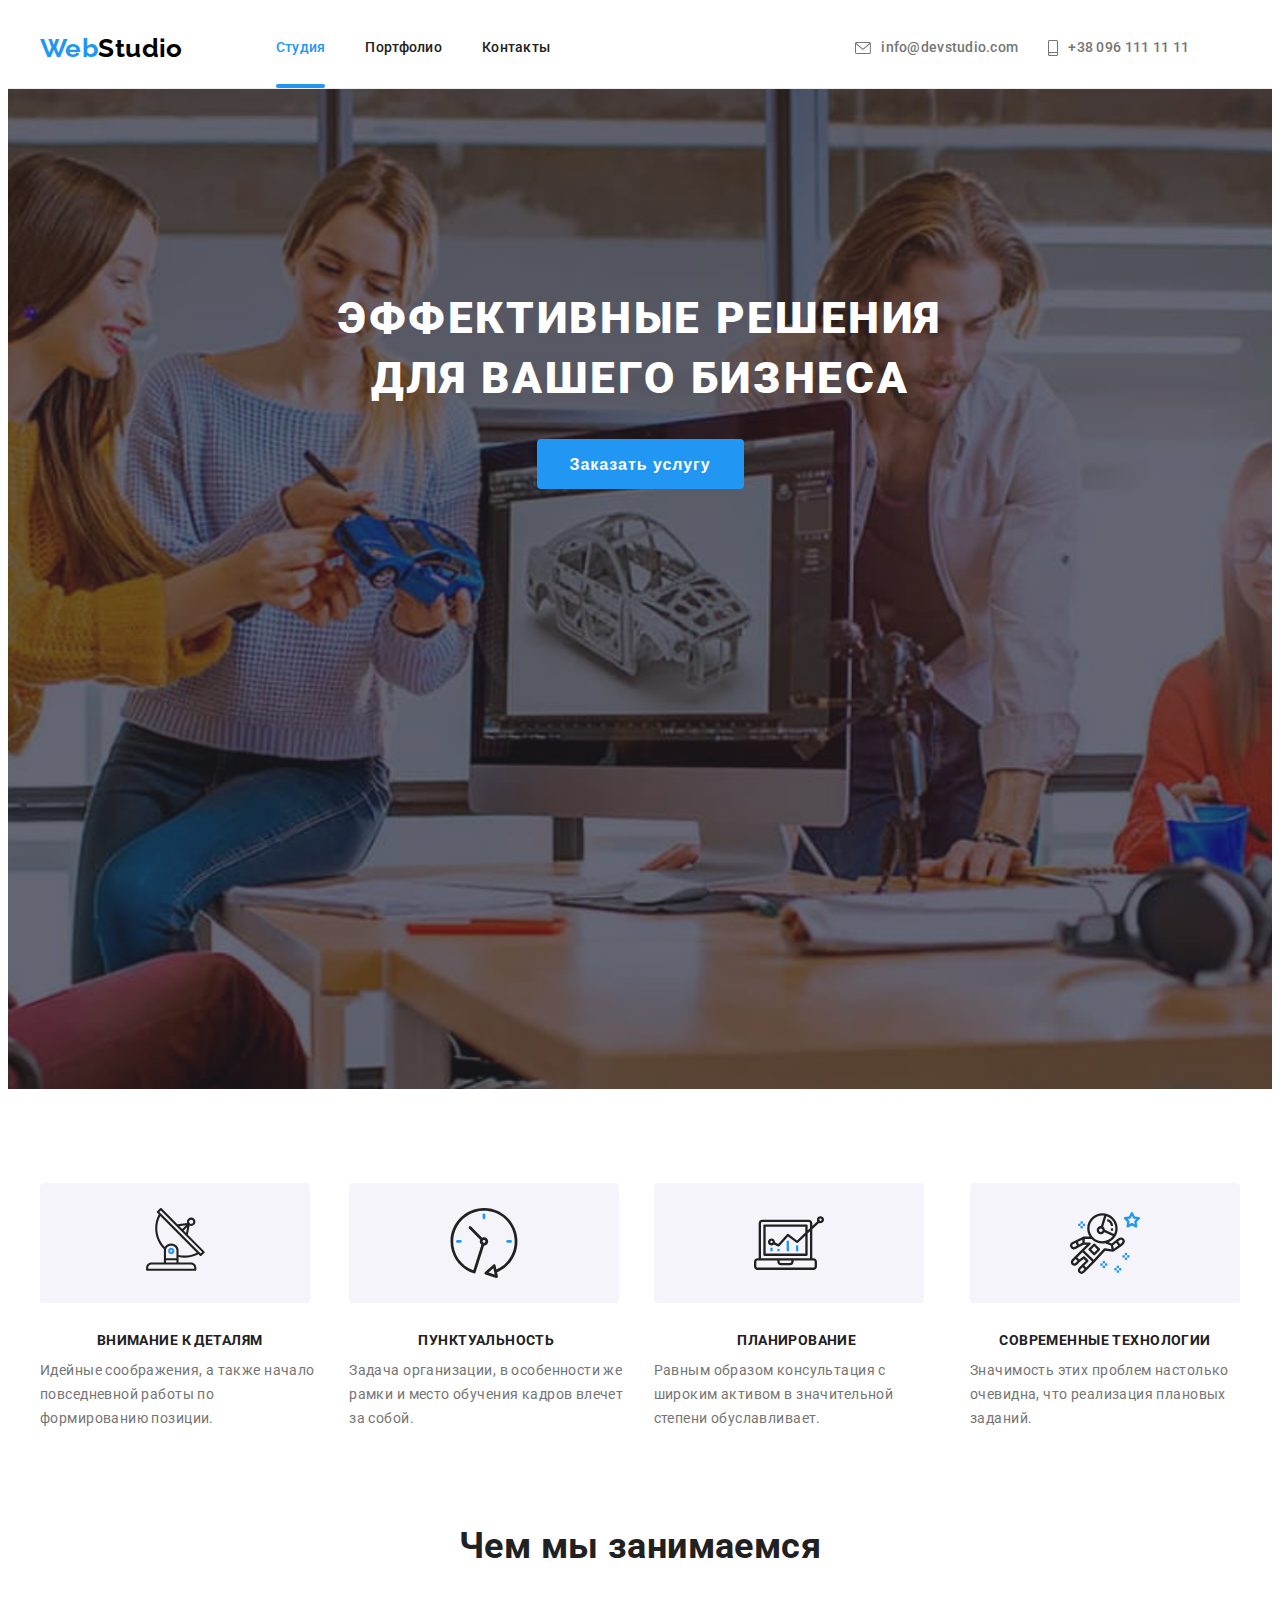
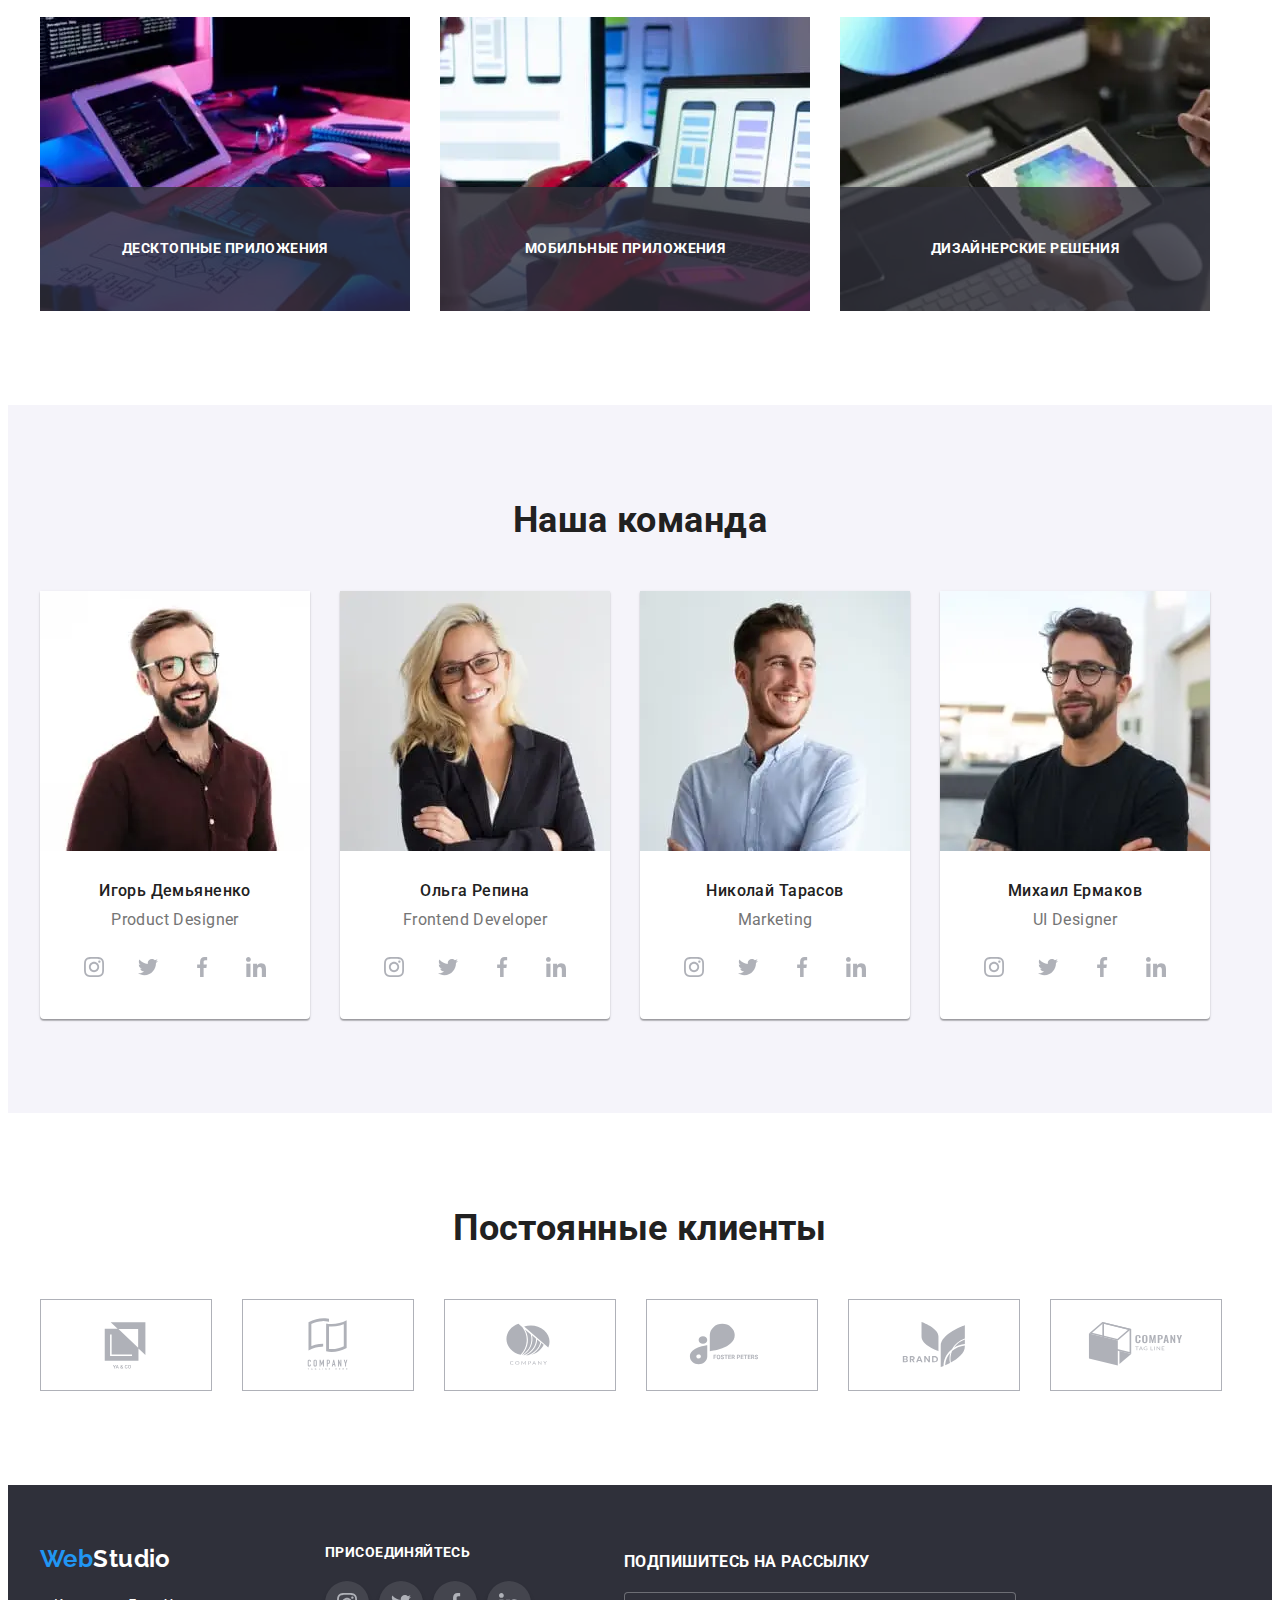
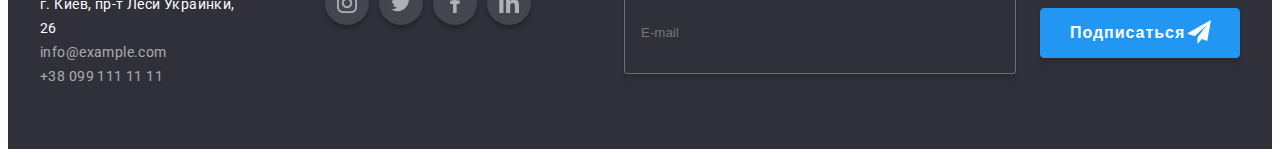
<file: index.html>
<!DOCTYPE html>
<html lang="ru">

<head>
    <meta charset="UTF-8">
    <meta http-equiv="X-UA-Compatible" content="IE=edge">
    <meta name="viewport" content="width=device-width, initial-scale=1.0">
    <title>Студия</title>
    <link rel="preconnect" href="https://fonts.gstatic.com">
    <link
        href="https://fonts.googleapis.com/css2?family=Raleway:wght@700&family=Roboto:wght@400;500;700;900&display=swap"
        rel="stylesheet">
    <link rel="stylesheet" href="https://cdnjs.cloudflare.com/ajax/libs/modern-normalize/1.0.0/modern-normalize.min.css" integrity="sha512-ISS7cAi1PEhQ8jnbJpJZMd29NlhNj4AWYyLOSp2CE/CsHxTCu+r+t0D2yoJudVrd0/8fTVPUVDzY5Tvli75u/g==" crossorigin="anonymous" />
    <link rel="stylesheet" href="./css/main.min.css">
    
</head>

<body>
    <!--Заголовок-->
    <!--Верхняя линия-->
    <header class="header">
        <div class="container header__container">
        <nav class="navigation">
            <a class="logo link" href="./index.html">
                <span class="logo__first">Web</span>Studio 
            </a>

            <ul class="menu list" >
                <li class="menu__item">
                    <a class="menu__link current link" href="index.html">Студия</a>
                </li>
                <li class="menu__item">
                    <a class="menu__link link" href="portfolio.html">Портфолио</a>
                </li>
                <li class="menu__item">
                    <a class="menu__link" href="">Контакты</a>
                </li>
            </ul>
        </nav>
        <button type="button" class="header__mobile-menu-btn" data-menu-button>
            <svg class="header__mobile-menu-icon" >
                <use href="./images/sprite.svg#icon-burger"></use>
            </svg>
        </button>
        
        
        <ul class="contact contact__list list">
            <li class="contact__item">
                <a class="contact-link link" href="mailto:info@devstudio.com">
                    <svg class="contact__mail">
                        <use href="./images/sprite.svg#icon-envelope"></use>
                </svg>info@devstudio.com</a>
            </li>
            <li class="contact__item">
                <a class="contact-link link" href="tel:+380961111111">
                    <svg class="contact__tel">
                    <use href="./images/sprite.svg#icon-smartphone"></use>
                </svg>+38 096 111 11 11</a>
            </li>
        </ul>
        </div>
        <div class="mobile-menu" data-menu>
            <div class="container mobile-menu__container">
                <button type="button" class="mobile-menu__close-btn" data-menu-close>
                    <svg class="mobile-menu__close-icon">
                        <use href="./images/sprite.svg#icon-close"></use>
                    </svg>
                </button>
                <ul class="mobile-menu__nav list">
                    <li class="mobile-menu__item">
                        <a class="mobile-menu__link link current" href="index.html">Студия</a>
                    </li>
                    <li class="mobile-menu__item">
                        <a class="mobile-menu__link link" href="portfolio.html">Портфолио</a>
                    </li>
                    <li class="mobile-menu__item">
                        <a class="mobile-menu__link link" href="">Контакты</a>
                    </li>
                </ul> 
                <ul class="mobile-menu__contact list">
                    <li class="mobile-menu__item-contact">
                        <a class="mobile-menu__link-tel link" href="tel:+380961111111">+38 096 111 11 11</a>
                    </li>
                    <li class="mobile-menu__item-contact">
                        <a class="mobile-menu__link-mail link" href="mailto:info@devstudio.com">info@devstudio.com</a>
                    </li>
                </ul>
                <ul class="mobile-menu__social list">
                    <li class="mobile-menu__item-social">
                        <a class="mobile-menu__link-social link" href>Instagram</a>
                    </li>
                    <li class="mobile-menu__item-social">
                        <a class="mobile-menu__link-social link" href>Twitter</a>
                    </li>
                    <li class="mobile-menu__item-social">
                        <a class="mobile-menu__link-social link" href>Facebook</a>
                    </li>
                    <li class="mobile-menu__item-social">
                        <a class="mobile-menu__link-social link" href>LinkedIn</a>
                    </li>
                </ul>
            </div>
        </div>

    </header>
    <!--Навигация сайта-->
    <main>
        <!--Герой-->
        <section class="hero hero__container">
            <div class="container">
                <h1 class="hero__title">Эффективные решения для вашего бизнеса</h1>
                <button class="modal-btn" type="button" data-modal-open>Заказать услугу</button>
            </div>
        </section>
        

        <!--Особенности-->
        
        <section class="about section">
            <div class="container">
            <h2 class="visually-hidden">Особенности</h2>
            <ul class="about__list list">
                <li class="about__item">
                    <div class="about__thumb">
                        <svg class="about__icon">
                            <use href="./images/sprite.svg#icon-antenna"></use>
                        </svg>
                    </div>
                    <h3 class="about__title">Внимание к деталям</h3>
                    <p class="about__description">
                        Идейные соображения, а также начало повседневной работы по формированию позиции.
                    </p>
                </li>
                <li class="about__item">
                <div class="about__thumb"> 
                        <svg class="about__icon">
                            <use href="./images/sprite.svg#icon-clock"></use>
                        </svg>
                    </div>
                    <h3 class="about__title">Пунктуальность</h3>
                    <p class="about__description">
                        Задача организации, в особенности же рамки и место обучения кадров влечет за собой.
                    </p>
                </li>
                <li class="about__item">
                    <div class="about__thumb">
                        <svg class="about__icon">
                            <use href="./images/sprite.svg#icon-diagram"></use>
                        </svg>
                    </div>
                    <h3 class="about__title">Планирование</h3>
                    <p class="about__description">
                        Равным образом консультация с широким активом в значительной степени обуславливает.
                    </p>
                </li>
                <li class="about__item">
                    <div class="about__thumb">
                        <svg class="about__icon">
                            <use href="./images/sprite.svg#icon-astronaut"></use>
                        </svg>
                    </div>
                    <h3 class="about__title">Современные технологии</h3>
                    <p class="about__description">
                        Значимость этих проблем настолько очевидна, что реализация плановых заданий.
                    </p>
                </li>
            </ul>
            </div>
        </section>
       
        <!--Деятельность-->
        <section class="work section">
            <div class="container">
            <h2 class="work__title title">Чем мы занимаемся</h2>
            <ul class="work__list list">
                <li class="work__item ">
                    <picture>
                        <source srcset="./images/action/action01/action01-desktop.webp 1x, ./images/action/action01/action01-desktop@2x.webp 2x"
                            media="(min-width: 1200px)" type="image/webp">
                        <source srcset="./images/action/action01/action01-desktop.jpg 1x, .images/action/action01/action01-desktop@2x.jpg 2x"
                            media="(min-width: 1200px)">
                        <img src="./images/action/action01/action01-desktop.jpg" alt="руки человека пишут код на квавиатури" class="work__img">
                    </picture>
                    
                       
                        <div class="work__card">
                        <p class="work__text">Десктопные приложения</p>
                        </div>
                    </li>
                <li class="work__item ">
                    <picture class="picture">
                        <source srcset="./images/action/action02/action02-desktop.webp 1x, ./images/action/action02/action02-desktop@2x.webp 2x" media="(min-width: 1200px)"
                            type="image/webp">
                        <source srcset="./images/action/action02/action02-desktop.jpg 1x, ./images/action/action02/action02-desktop@2x.jpg 2x" media="(min-width: 1200px)">
                        <img src="./images/action/action02/action02-desktop.jpg" alt="рука женщины держит телефон" class="work__img">
                    </picture>
                   
                <div class="work__card">
                    <p class="work__text">Мобильные приложения</p>
                </div>
                </li>
                <li class="work__item ">
                    <picture class="picture">
                        <source
                            srcset="./images/action/action03/action03-desktop.webp 1x, ./images/action/action03/action03-desktop@2x.webp 2x"
                            media="(min-width: 1200px)" type="image/webp">
                        <source
                            srcset="./images/action/action03/action03-desktop.jpg 1x, ./images/action/action03/action03-desktop@2x.jpg 2x"
                            media="(min-width: 1200px)">
                        <img src="./images/action/action03/action03-desktop.jpg" alt="женщина держит планшет и выбирает цвет на планшете" class="work__img">
                    </picture>
                    <div class="work__card">
                        <p class="work__text">Дизайнерские решения</p>
                    </div>
                </li>
            </ul>
        </div>
        </section>
        <!--Команда-->
        <section class="team section">
            <div class="container">
            <h2 class="team__title title">Наша команда</h2>
            <ul class="team__list list">
                <li class="team__item">
                    <picture>
                        <source srcset="./images/team/team01/team01-desktop.webp 1x, ./images/team/team01/team01-desktop@2x.webp 2x"
                            media="(min-width: 1200px)" type="image/webp">
                        <source srcset="./images/team/team01/team01-desktop.jpg 1x, ./images/team/team01/team01-desktop@2x.jpg 2x"
                            media="(min-width: 1200px)">
                        <source srcset="./images/team/team01/team01-tablet.webp 1x, ./images/team/team01/team01-tablet@2x.webp 2x"
                            media="(min-width: 767px)" type="image/webp">
                        <source srcset="./images/team/team01/team01-tablet.jpg 1x, ./images/team/team01/team01-tablet@2x.jpg 2x"
                                media="(min-width: 767px)">
                        <source srcset="./images/team/team01/team01-mobile.webp 1x, ./images/team/team01/team01-mobile@2x.webp 2x"
                        media="(max-width: 767px)" type="image/webp">
                        <source srcset="./images/team/team01/team01-mobile.jpg 1x, ./images/team/team01/team01-mobile@2x.jpg 2x" media="(max-width: 767px)">
                    <img src="./images/team/team01/team01-mobile.jpg"  alt="Фото Игорь Демьяненко" class="team__img" >
                    </picture>
                    <div class="team__card">
                    <h3 class="team__name">Игорь Демьяненко</h3>
                    <p class="team__text" lang="en">Product Designer</p>
                    <ul class="social-list list">
                        <li class="social-list__item">
                            <a href="" class="social-list__link">
                                <svg class="social-list__icon">
                                    <use href="./images/sprite.svg#icon-instagram"></use>
                                </svg>
                            </a>
                        </li>
                        <li class="social-list__item">
                            <a href="" class="social-list__link">
                                <svg class="social-list__icon">
                                    <use href="./images/sprite.svg#icon-twitter"></use>
                                </svg>
                            </a>
                        </li>
                        <li class="social-list__item">
                            <a href="" class="social-list__link">
                                <svg class="social-list__icon">
                                    <use href="./images/sprite.svg#icon-facebook"></use>
                                </svg>
                            </a>
                        </li>
                        <li class="social-list__item">
                            <a href="" class="social-list__link">
                                <svg class="social-list__icon">
                                    <use href="./images/sprite.svg#icon-linkedin"></use>
                                </svg>
                            </a>
                        </li>
                    </ul>
                    </div>
                </li>
                <li class="team__item">
                    <picture>
                    <source srcset="./images/team/team02/team02-desktop.webp 1x, ./images/team/team02/team02-desktop@2x.webp 2x"
                        media="(min-width: 1200px)" type="image/webp">
                    <source srcset="./images/team/team02/team02-desktop.jpg 1x, ./images/team/team02/team02-desktop@2x.jpg 2x"
                        media="(min-width: 1200px)">
                    <source srcset="./images/team/team02/team02-tablet.webp 1x, ./images/team/team02/team02-tablet@2x.webp 2x"
                        media="(min-width: 767px)" type="image/webp">
                    <source srcset="./images/team/team02/team02-tablet.jpg 1x, ./images/team/team02/team02-tablet@2x.jpg 2x"
                        media="(min-width: 767px)">
                    <source srcset="./images/team/team02/team02-mobile.webp 1x, ./images/team/team02/team02-mobile@2x.webp 2x"
                        media="(max-width: 767px)" type="image/webp">
                    <source srcset="./images/team/team02/team02-mobile.jpg 1x, ./images/team/team02/team02-mobile@2x.jpg 2x"
                        media="(max-width: 767px)">
                    <img src="./images/team/team02/team02-mobile.jpg" alt="Фото Ольга Репина" class="team__img">
                    </picture>
                    <div class="team__card">
                    <h3 class="team__name">Ольга Репина</h3>
                    <p class="team__text" lang="en">Frontend Developer</p>
                    <ul class="social-list list">
                        <li class="social-list__item">
                            <a href="" class="social-list__link">
                                <svg class="social-list__icon">
                                    <use href="./images/sprite.svg#icon-instagram"></use>
                                </svg>
                            </a>
                        </li>
                        <li class="social-list__item">
                            <a href="" class="social-list__link">
                                <svg class="social-list__icon">
                                    <use href="./images/sprite.svg#icon-twitter"></use>
                                </svg>
                            </a>
                        </li>
                        <li class="social-list__item">
                            <a href="" class="social-list__link">
                                <svg class="social-list__icon">
                                    <use href="./images/sprite.svg#icon-facebook"></use>
                                </svg>
                            </a>
                        </li>
                        <li class="social-list__item">
                            <a href="" class="social-list__link">
                                <svg class="social-list__icon">
                                    <use href="./images/sprite.svg#icon-linkedin"></use>
                                </svg>
                            </a>
                        </li>
                    </ul>
                    </div>
                </li>
                <li class="team__item">
                    <picture>
                        <source srcset="./images/team/team03/team03-desktop.webp 1x, ./images/team/team03/team03-desktop@2x.webp 2x"
                            media="(min-width: 1200px)" type="image/webp">
                        <source srcset="./images/team/team03/team03-desktop.jpg 1x, ./images/team/team03/team03-desktop@2x.jpg 2x"
                            media="(min-width: 1200px)">
                        <source srcset="./images/team/team03/team03-tablet.webp 1x, ./images/team/team03/team03-tablet@2x.webp 2x"
                            media="(min-width: 767px)" type="image/webp">
                        <source srcset="./images/team/team03/team03-tablet.jpg 1x, ./images/team/team03/team03-tablet@2x.jpg 2x"
                            media="(min-width: 767px)">
                        <source srcset="./images/team/team03/team03-mobile.webp 1x, ./images/team/team03/team03-mobile@2x.webp 2x"
                            media="(max-width: 767px)" type="image/webp">
                        <source srcset="./images/team/team03/team03-mobile.jpg 1x, ./images/team/team03/team03-mobile@2x.jpg 2x"
                            media="(max-width: 767px)">
                        <img src="./images/team/team03/team03-mobile.jpg" alt="Фото Николай Тарасов" class="team__img">
                    </picture>
                    <div class="team__card">
                    <h3 class="team__name">Николай Тарасов</h3>
                    <p  class="team__text" lang="en"> Marketing</p>
                    <ul class="social-list list">
                        <li class="social-list__item">
                            <a href="" class="social-list__link">
                                <svg class="social-list__icon">
                                    <use href="./images/sprite.svg#icon-instagram"></use>
                                </svg>
                            </a>
                        </li>
                        <li class="social-list__item">
                            <a href="" class="social-list__link">
                                <svg class="social-list__icon">
                                    <use href="./images/sprite.svg#icon-twitter"></use>
                                </svg>
                            </a>
                        </li>
                        <li class="social-list__item">
                            <a href="" class="social-list__link">
                                <svg class="social-list__icon">
                                    <use href="./images/sprite.svg#icon-facebook"></use>
                                </svg>
                            </a>
                        </li>
                        <li class="social-list__item">
                            <a href="" class="social-list__link">
                                <svg class="social-list__icon">
                                    <use href="./images/sprite.svg#icon-linkedin"></use>
                                </svg>
                            </a>
                        </li>
                    </ul>
                    </div>
                </li>
                <li class="team__item">
                    <picture>
                        <source srcset="./images/team/team04/team04-desktop.webp 1x, ./images/team/team04/team04-desktop@2x.webp 2x"
                            media="(min-width: 1200px)" type="image/webp">
                        <source srcset="./images/team/team04/team04-desktop.jpg 1x, ./images/team/team04/team04-desktop@2x.jpg 2x"
                            media="(min-width: 1200px)">
                        <source srcset="./images/team/team04/team04-tablet.webp 1x, ./images/team/team04/team04-tablet@2x.webp 2x"
                            media="(min-width: 767px)" type="image/webp">
                        <source srcset="./images/team/team04/team04-tablet.jpg 1x, ./images/team/team04/team04-tablet@2x.jpg 2x"
                            media="(min-width: 767px)">
                        <source srcset="./images/team/team04/team04-mobile.webp 1x, ./images/team/team04/team04-mobile@2x.webp 2x"
                            media="(max-width: 767px)" type="image/webp">
                        <source srcset="./images/team/team04/team04-mobile.jpg 1x, ./images/team/team04/team04-mobile@2x.jpg 2x"
                            media="(max-width: 767px)">
                        <img src="./images/team/team04/team04-mobile.jpg" alt="Фото Михаил Ермаков" class="team__img">
                    </picture>
                    <div class="team__card">
                    <h3 class="team__name">Михаил Ермаков</h3>
                    <p class="team__text" lang="en"> UI Designer</p>
                    <ul class="social-list list">
                        <li class="social-list__item">
                            <a href="" class="social-list__link">
                                <svg class="social-list__icon">
                                    <use href="./images/sprite.svg#icon-instagram"></use>
                                </svg>
                            </a>
                        </li>
                        <li class="social-list__item">
                            <a href="" class="social-list__link">
                                <svg class="social-list__icon">
                                    <use href="./images/sprite.svg#icon-twitter"></use>
                                </svg>
                            </a>
                        </li>
                        <li class="social-list__item">
                            <a href="" class="social-list__link">
                                <svg class="social-list__icon">
                                    <use href="./images/sprite.svg#icon-facebook"></use>
                                </svg>
                            </a>
                        </li>
                        <li class="social-list__item">
                            <a href="" class="social-list__link">
                                <svg class="social-list__icon">
                                    <use href="./images/sprite.svg#icon-linkedin"></use>
                                </svg>
                            </a>
                        </li>
                    </ul>
                    </div>
                </li>
            </ul>
            </div>
        </section>
        <!--Клиенты-->
        <section class="clients section">
            <div class="container">
                <h2 class="clients__title title">Постоянные клиенты</h2>
                    <ul class="clients__list list">
                        <li class="clients__item">
                            <a href="" class="clients__link">
                                <svg class="clients__icon">
                                    <use href="./images/sprite.svg#icon-client1"></use>
                                </svg>
                            </a>
                        </li>
                        <li class="clients__item">
                            <a href="" class="clients__link">
                                <svg class="clients__icon">
                                    <use href="./images/sprite.svg#icon-client2"></use>
                                </svg>
                            </a>
                        </li>
                        <li class="clients__item">
                            <a href="" class="clients__link">
                                <svg class="clients__icon">
                                    <use href="./images/sprite.svg#icon-client3"></use>
                                </svg>
                            </a>
                        </li>
                        <li class="clients__item">
                            <a href="" class="clients__link">
                                <svg class="clients__icon">
                                    <use  href="./images/sprite.svg#icon-client4"></use>
                                </svg>
                            </a>
                        </li>
                        <li class="clients__item">
                            <a href="" class="clients__link">
                                <svg class="clients__icon">
                                    <use  href="./images/sprite.svg#icon-client5"></use>
                                </svg>
                            </a>
                        </li>
                        <li class="clients__item">
                            <a href="" class="clients__link">
                                <svg class="clients__icon">
                                    <use  href="./images/sprite.svg#icon-client6"></use>
                                </svg>
                            </a>
                        </li>
                    </ul>
            </div>
        </section>
    </main>

    <!--Подвал-->
    <footer class="footer">
    <div class="footer__container container">
        <div class="footer__box">
            <div class="contacts">
        <a class="contacts__logo logo link" href="./index.html">Web<span class="contacts__logo-footer logo-secondary-link">Studio</span>
        </a>

        <address class="address">
                <p class="address__name">
                    <a class="address__map" href="https://goo.gl/maps/mj9vzz49X9CkKf8P8" target="_blank" rel="noopener noreferrer">г.
                        Киев, пр-т Леси Украинки, 26</a>
                </p>
                <ul class="list">
                    <li class="address__item">
                        <a class="address__mail link" href="mailto:info@example.com">info@example.com</a>
                    </li>
                    <li class="address__item">
                        <a class="address__tel link" href="tel:+380991111111">+38 099 111 11 11</a>
                    </li>
                </ul>
        </address>
    </div>
    <!--Присоединяйтесь-->
    <div class="join">
        <p class="join__text">присоединяйтесь</p>
            <ul class="join__list list">
                <li class="join__item">
                <a href="" class="join__link">
                    <svg class="join__icon">
                        <use href="./images/sprite.svg#icon-instagram"></use>
                    </svg>
                </a>
                </li>
                <li class="join__item">
                    <a href="" class="join__link">
                        <svg class="join__icon">
                            <use href="./images/sprite.svg#icon-twitter"></use>
                        </svg>
                    </a>
                </li>
                <li class="join__item">
                    <a href="" class="join__link">
                        <svg class="join__icon">
                            <use href="./images/sprite.svg#icon-facebook"></use>
                        </svg>
                    </a>
                </li>
                <li class="join__item">
                    <a href="" class="join__link">
                        <svg class="join__icon">
                            <use href="./images/sprite.svg#icon-linkedin"></use>
                        </svg>
                    </a>
                </li>
            </ul>
    </div>
    </div>
    <!--Подписаться-->
    <form action="#"  class="sign-up__form">
        <h3 class="sign-up__text">Подпишитесь на рассылку</h3>
        <div class="sign-up__box">
        <label>
        <input type="email" name="sign-up-email" class="sign-up__input" placeholder="E-mail" required>
        </label>
        <button type="submit" class="sign-up__btn">Подписаться
        <svg class="sign-up__icon">
            <use href="./images/sprite.svg#icon-send"></use>
        </svg></button>
        </div>
    </form>
    </div>
    </footer>
    <!--Модально Окно-->
    <div class="backdrop is-hidden" data-modal>
        <div class="modal-close">
            <button type="button" class="modal-close__btn" data-modal-close>
                <svg class="modal-close__icon">
                    <use href="./images/sprite.svg#icon-close"></use>
                </svg>
            </button>
            <form action="#" method="GET" class="modal-form">
                <p class="modal-form__head">Оставьте свои данные, мы вам перезвоним</p>
    
                <label class="modal-form__field">
                    Имя
                    <span class="modal-form__wrapper">
                        <input type="text" name="user-name" class="modal-form__input" minlength="2" required>
                        <svg class="modal-form__icon">
                            <use href="./images/sprite.svg#icon-person"></use>
                        </svg>
                    </span>
                </label>
                <label class="modal-form__field">
                    Телефон
                    <span class="modal-form__wrapper">
                        <input type="tel" name="user-phone" class="modal-form__input" required>
                        <svg class="modal-form__icon">
                            <use href="./images/sprite.svg#icon-phone"></use>
                        </svg>
                    </span>
                </label>
                <label class="modal-form__field">
                    Почта
                    <span class="modal-form__wrapper">
                        <input type="email" name="user-email" class="modal-form__input" required>
                        <svg class="modal-form__icon">
                            <use href="./images/sprite.svg#icon-email"></use>
                        </svg>
                    </span>
                </label>
                <label class="modal-form__field">
                    Комментарий
                    <textarea name="user-message" class="modal-form__message" placeholder="Введите текст"></textarea>
                </label>
                <input type="checkbox" name="user-policy" class="modal-form__checkbox visually-hidden" id="checkbox-policy"
                    required>
                <label for="checkbox-policy" class="modal-form__policy">Соглашаюсь с рассылкой и принимаю
                    <a class="modal-form__link" href="">Условия договора</a></label>
                <button type="submit" class="modal-form__btn">Отправить</button>
            </form>
        </div>
    </div>
    <script src="./js/menu.js"></script>
  <script src="./js/modal.js"></script>

</body>

</html>
</file>
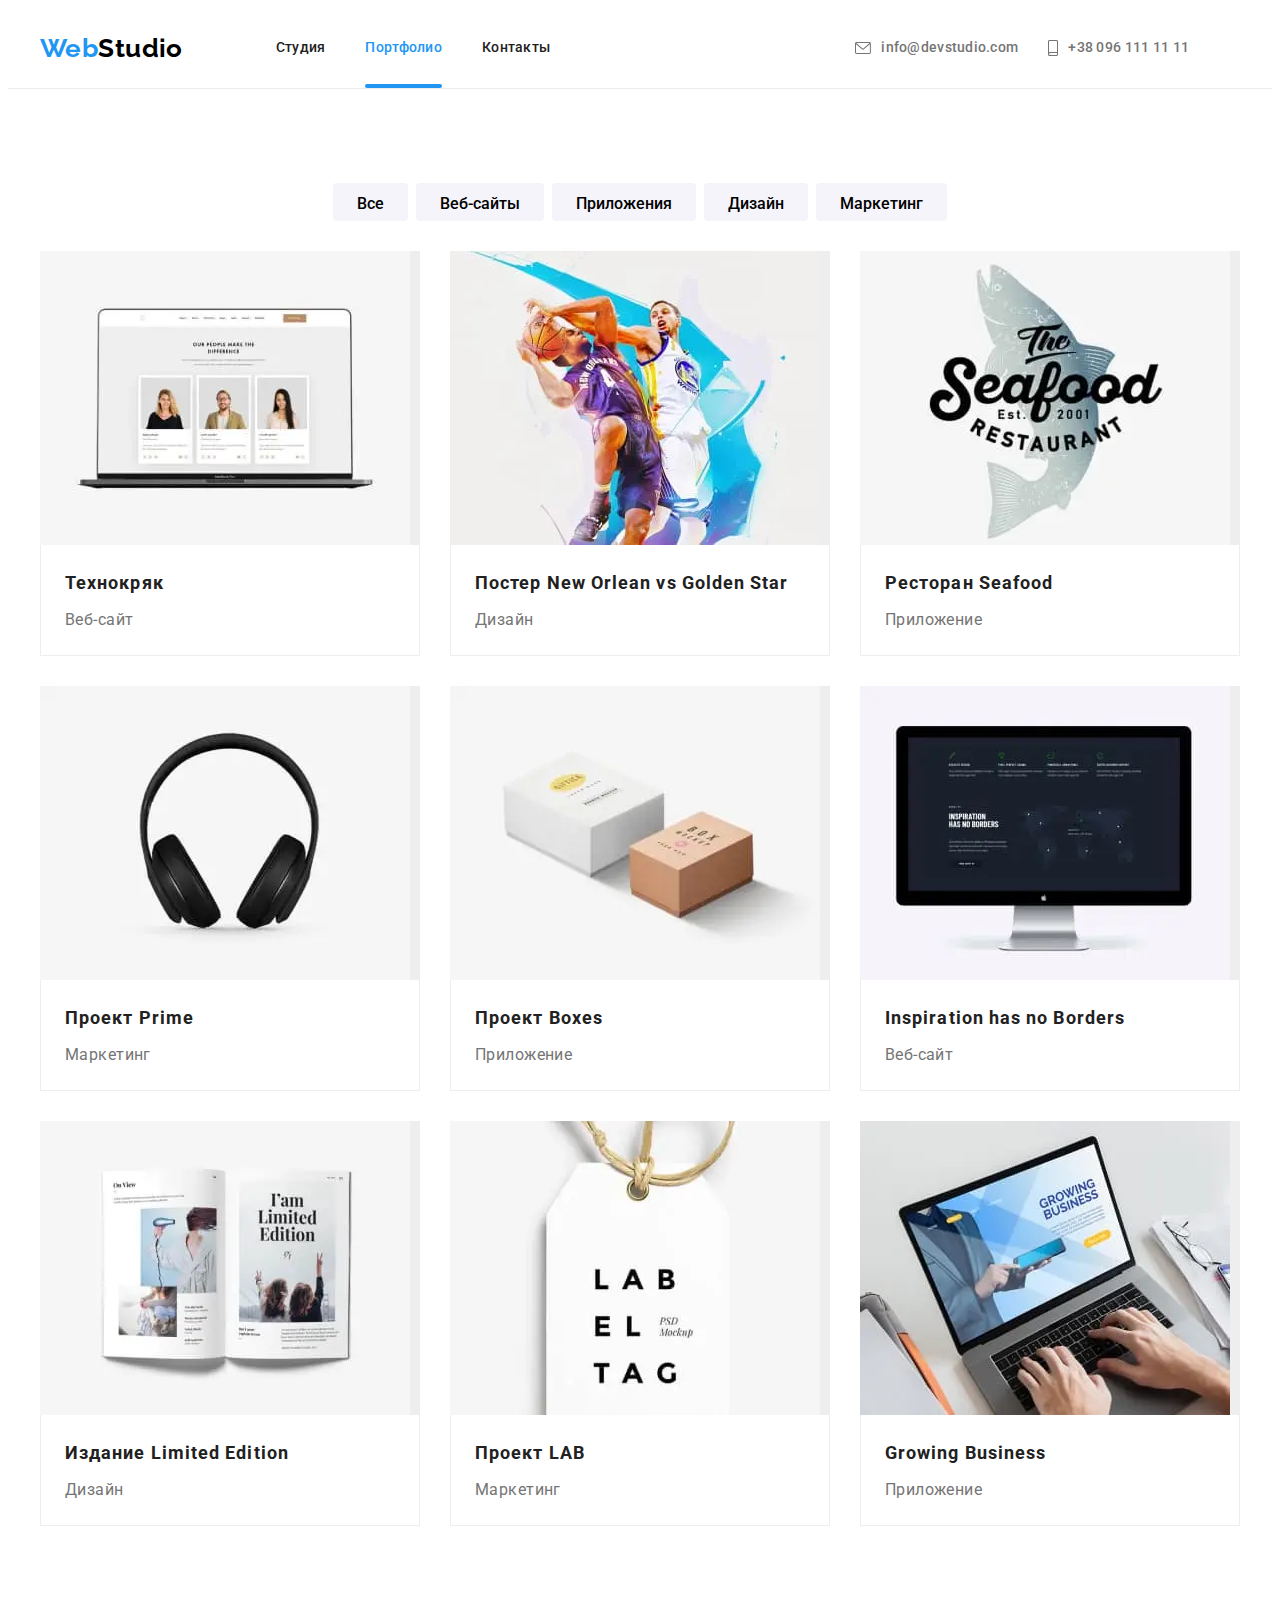
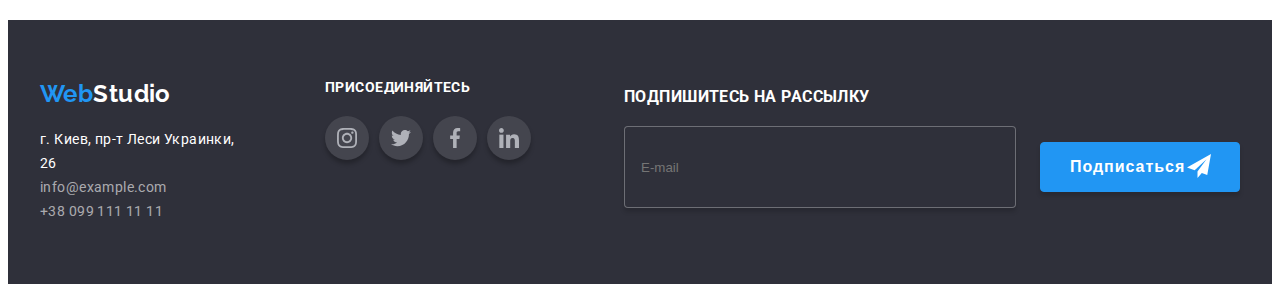
<file: portfolio.html>
<!DOCTYPE html>
<html lang="ru">
<head>
    <meta charset="UTF-8">
    <meta http-equiv="X-UA-Compatible" content="IE=edge">
    <meta name="viewport" content="width=device-width, initial-scale=1.0">
    <title>Портфолио</title>
    <link rel="preconnect" href="https://fonts.gstatic.com">
    <link href="https://fonts.googleapis.com/css2?family=Raleway:wght@700&family=Roboto:wght@400;500;700;900&display=swap"
        rel="stylesheet">
    <link rel="stylesheet" href="https://cdnjs.cloudflare.com/ajax/libs/modern-normalize/1.0.0/modern-normalize.min.css"
        integrity="sha512-ISS7cAi1PEhQ8jnbJpJZMd29NlhNj4AWYyLOSp2CE/CsHxTCu+r+t0D2yoJudVrd0/8fTVPUVDzY5Tvli75u/g=="
        crossorigin="anonymous" />
    <link rel="stylesheet" href="./css/main.min.css">
</head>
<body>
    <!--Заголовок-->
    <!--Верхняя линия-->
<header class="header">
    <div class="container header__container">
        <nav class="navigation">
            <a class="logo link" href="./index.html">
                <span class="logo__first">Web</span>Studio
            </a>

            <ul class="menu list">
                <li class="menu__item">
                    <a class="menu__link link" href="index.html">Студия</a>
                </li>
                <li class="menu__item">
                    <a class="menu__link current link" href="portfolio.html">Портфолио</a>
                </li>
                <li class="menu__item">
                    <a class="menu__link" href="">Контакты</a>
                </li>
            </ul>
        </nav>
        <button type="button" class="header__mobile-menu-btn" data-menu-button>
            <svg class="header__mobile-menu-icon">
                <use href="./images/sprite.svg#icon-burger"></use>
            </svg>
        </button>


        <ul class="contact contact__list list">
            <li class="contact__item">
                <a class="contact-link link" href="mailto:info@devstudio.com">
                    <svg class="contact__mail">
                        <use href="./images/sprite.svg#icon-envelope"></use>
                    </svg>info@devstudio.com</a>
            </li>
            <li class="contact__item">
                <a class="contact-link link" href="tel:+380961111111">
                    <svg class="contact__tel">
                        <use href="./images/sprite.svg#icon-smartphone"></use>
                    </svg>+38 096 111 11 11</a>
            </li>
        </ul>
    </div>
    <div class="mobile-menu" data-menu>
        <div class="container mobile-menu__container">
            <button type="button" class="mobile-menu__close-btn" data-menu-close>
                <svg class="mobile-menu__close-icon">
                    <use href="./images/sprite.svg#icon-close"></use>
                </svg>
            </button>
            <ul class="mobile-menu__nav list">
                <li class="mobile-menu__item">
                    <a class="mobile-menu__link link" href="index.html">Студия</a>
                </li>
                <li class="mobile-menu__item">
                    <a class="mobile-menu__link current link" href="portfolio.html">Портфолио</a>
                </li>
                <li class="mobile-menu__item">
                    <a class="mobile-menu__link link" href="">Контакты</a>
                </li>
            </ul>
            <ul class="mobile-menu__contact list">
                <li class="mobile-menu__item-contact">
                    <a class="mobile-menu__link-tel link" href="tel:+380961111111">+38 096 111 11 11</a>
                </li>
                <li class="mobile-menu__item-contact">
                    <a class="mobile-menu__link-mail link" href="mailto:info@devstudio.com">info@devstudio.com</a>
                </li>
            </ul>
            <ul class="mobile-menu__social list">
                <li class="mobile-menu__item-social">
                    <a class="mobile-menu__link-social link" href>Instagram</a>
                </li>
                <li class="mobile-menu__item-social">
                    <a class="mobile-menu__link-social link" href>Twitter</a>
                </li>
                <li class="mobile-menu__item-social">
                    <a class="mobile-menu__link-social link" href>Facebook</a>
                </li>
                <li class="mobile-menu__item-social">
                    <a class="mobile-menu__link-social link" href>LinkedIn</a>
                </li>
            </ul>
        </div>
    </div>

</header>

    <!-- Навигация Портфолио-->
    <main>
        
        <section class="filter section">
            <div class="container">
            <!--скрыть заголовок-->
            <h1 class="visually-hidden">Портфолио</h1>
            <ul class="filter__list list">
                <li class="filter__item">
                    <button class="filter__btn" type="button">Все</button>
                </li>
                <li class="filter__item">
                    <button class="filter__btn" type="button">Веб-сайты</button>
                </li>
                <li class="filter__item">
                    <button class="filter__btn" type="button">Приложения</button>
                </li>
                <li class="filter__item filter__item-bottom">
                    <button class="filter__btn " type="button">Дизайн</button>
                </li>
                <li class="filter__item filter__item-bottom">
                    <button class="filter__btn" type="button">Маркетинг</button>
                </li>
             </ul>
            <h2 class="visually-hidden">Проекти</h2>
            <ul class="project__list list">
                <li class="project__item">
                    <a  href="" class="project__link link">
                        <div class="project__wrapper">
                            <picture>
                                <source srcset="./images/project/project01/project01-desktop.webp 1x, ./images/project/project01/project01-desktop@2x.webp 2x"
                                    media="(min-width: 1200px)" type="image/webp">
                                <source srcset="./images/project/project01/project01-desktop.jpg 1x, ./images/project/project01/project01-desktop@2x.jpg 2x"
                                    media="(min-width: 1200px)">
                                <source srcset="./images/project/project01/project01-tablet.webp 1x, ./images/project/project01/project01-tablet@2x.webp 2x"
                                    media="(min-width: 767px)" type="image/webp">
                                <source srcset="./images/project/project01/project01-tablet.jpg 1x, ./images/project/project01/project01-tablet@2x.jpg 2x"
                                    media="(min-width: 767px)">
                                <source srcset="./images/project/project01/project01-mobile.webp 1x, ./images/project/project01/project01-mobile@2x.webp 2x"
                                    media="(max-width: 767px)" type="image/webp">
                                <source srcset="./images/project/project01/project01-mobile.jpg 1x, ./images/project/project01/project01-mobile@2x.jpg 2x"
                                    media="(max-width: 767px)">
                                <img src="./images/project/project01/project01-mobile.jpg" alt="Фото людей, которые делают разное в компании" class="project__img">
                            </picture>
                            
                            <p class="overlay">Технокряк это современная площадка распространения коронавируса. Компании используют эту платформу для цифрового
                    шпионажа и атак на защищённые сервера конкурентов.</p>
                        </div>
                        <div class="project__card">
                            <h3 class="project__name">Технокряк</h3>
                            <p class="project__description">Веб-сайт</p>
                    </div>
                    </a>
                </li>
                <li class="project__item">
                    <a href=""class="project__link link">
                        <div class="project__wrapper">
                            <picture>
                                <source
                                    srcset="./images/project/project02/project02-desktop.webp 1x, ./images/project/project02/project02-desktop@2x.webp 2x"
                                    media="(min-width: 1200px)" type="image/webp">
                                <source
                                    srcset="./images/project/project02/project02-desktop.jpg 1x, ./images/project/project02/project02-desktop@2x.jpg 2x"
                                    media="(min-width: 1200px)">
                                <source
                                    srcset="./images/project/project02/project02-tablet.webp 1x, ./images/project/project02/project02-tablet@2x.webp 2x"
                                    media="(min-width: 767px)" type="image/webp">
                                <source
                                    srcset="./images/project/project02/project02-tablet.jpg 1x, ./images/project/project02/project02-tablet@2x.jpg 2x"
                                    media="(min-width: 767px)">
                                <source
                                    srcset="./images/project/project02/project02-mobile.webp 1x, ./images/project/project02/project02-mobile@2x.webp 2x"
                                    media="(max-width: 767px)" type="image/webp">
                                <source
                                    srcset="./images/project/project02/project02-mobile.jpg 1x, ./images/project/project02/project02-mobile@2x.jpg 2x"
                                    media="(max-width: 767px)">
                                <img src="./images/project/project02/project02-mobile.jpg" alt="Баскетболист одной команды пытается забрать мяч у другого"
                                    class="project__img">
                            </picture>
                            
                            <p class="overlay">Технокряк это современная площадка распространения коронавируса. Компании используют эту платформу для цифрового
                            шпионажа и атак на защищённые сервера конкурентов.</p>
                        </div>
                    <div class="project__card">
                    <h3 class="project__name">Постер New Orlean vs Golden Star</h3>
                    <p class="project__description">Дизайн</p>
                    </div>
                    </a>
                </li>
                <li class="project__item">
                    <a href="" class="project__link link">
<div class="project__wrapper">
    <picture>
        <source
            srcset="./images/project/project03/project03-desktop.webp 1x, ./images/project/project03/project03-desktop@2x.webp 2x"
            media="(min-width: 1200px)" type="image/webp">
        <source
            srcset="./images/project/project03/project03-desktop.jpg 1x, ./images/project/project03/project03-desktop@2x.jpg 2x"
            media="(min-width: 1200px)">
        <source
            srcset="./images/project/project03/project03-tablet.webp 1x, ./images/project/project03/project03-tablet@2x.webp 2x"
            media="(min-width: 767px)" type="image/webp">
        <source
            srcset="./images/project/project03/project03-tablet.jpg 1x, ./images/project/project03/project03-tablet@2x.jpg 2x"
            media="(min-width: 767px)">
        <source
            srcset="./images/project/project03/project03-mobile.webp 1x, ./images/project/project03/project03-mobile@2x.webp 2x"
            media="(max-width: 767px)" type="image/webp">
        <source
            srcset="./images/project/project03/project03-mobile.jpg 1x, ./images/project/project03/project03-mobile@2x.jpg 2x"
            media="(max-width: 767px)">
        <img src="./images/project/project03/project03-mobile.jpg"
            alt="Логотип ресторана риба" class="project__img">
    </picture>
                    
                    <p class="overlay">Технокряк это современная площадка распространения коронавируса. Компании используют эту платформу
                        для цифрового
                        шпионажа и атак на защищённые сервера конкурентов.</p>
                    </div>

                    <div class="project__card">
                    <h3 class="project__name">Ресторан Seafood</h3>
                    <p class="project__description">Приложение</p>
                    </div>
                    </a>
                </li>
                <li class="project__item">
                    <a href="" class="project__link link">
                    <div class="project__wrapper">
                        <picture>
                            <source
                                srcset="./images/project/project04/project04-desktop.webp 1x, ./images/project/project04/project04-desktop@2x.webp 2x"
                                media="(min-width: 1200px)" type="image/webp">
                            <source
                                srcset="./images/project/project04/project04-desktop.jpg 1x, ./images/project/project04/project04-desktop@2x.jpg 2x"
                                media="(min-width: 1200px)">
                            <source
                                srcset="./images/project/project04/project04-tablet.webp 1x, ./images/project/project04/project04-tablet@2x.webp 2x"
                                media="(min-width: 767px)" type="image/webp">
                            <source
                                srcset="./images/project/project04/project04-tablet.jpg 1x, ./images/project/project04/project04-tablet@2x.jpg 2x"
                                media="(min-width: 767px)">
                            <source
                                srcset="./images/project/project04/project04-mobile.webp 1x, ./images/project/project04/project04-mobile@2x.webp 2x"
                                media="(max-width: 767px)" type="image/webp">
                            <source
                                srcset="./images/project/project04/project04-mobile.jpg 1x, ./images/project/project04/project04-mobile@2x.jpg 2x"
                                media="(max-width: 767px)">
                            <img src="./images/project/project04/project04-mobile.jpg" alt="Наушники" class="project__img">
                        </picture>
                    
                <p class="overlay">Технокряк это современная площадка распространения коронавируса. Компании используют эту платформу
                    для цифрового
                    шпионажа и атак на защищённые сервера конкурентов.</p>
                </div>
                   
                    <div class="project__card">
                    <h3 class="project__name">Проект Prime</h3>
                    <p class="project__description">Маркетинг</p>
                    </div>
                    </a>
                </li>
                <li class="project__item">
                    <a href="" class="project__link link">
                <div class="project__wrapper">
                <picture>
                <source
                    srcset="./images/project/project05/project05-desktop.webp 1x, ./images/project/project05/project05-desktop@2x.webp 2x"
                    media="(min-width: 1200px)" type="image/webp">
                <source
                    srcset="./images/project/project05/project05-desktop.jpg 1x, ./images/project/project05/project05-desktop@2x.jpg 2x"
                    media="(min-width: 1200px)">
                <source
                    srcset="./images/project/project05/project05-tablet.webp 1x, ./images/project/project05/project05-tablet@2x.webp 2x"
                    media="(min-width: 767px)" type="image/webp">
                <source
                    srcset="./images/project/project05/project05-tablet.jpg 1x, ./images/project/project05/project05-tablet@2x.jpg 2x"
                    media="(min-width: 767px)">
                <source
                    srcset="./images/project/project05/project05-mobile.webp 1x, ./images/project/project05/project05-mobile@2x.webp 2x"
                    media="(max-width: 767px)" type="image/webp">
                <source
                    srcset="./images/project/project05/project05-mobile.jpg 1x, ./images/project/project05/project05-mobile@2x.jpg 2x"
                    media="(max-width: 767px)">
                <img src="./images/project/project05/project05-mobile.jpg" alt="Две коробки" class="project__img">
            </picture>
                    
                    <p class="overlay">Технокряк это современная площадка распространения коронавируса. Компании используют эту платформу
                        для цифрового
                        шпионажа и атак на защищённые сервера конкурентов.</p>
                    </div>
                    <div class="project__card">
                    <h3 class="project__name">Проект Boxes</h3>
                    <p class="project__description">Приложение</p>
                    </div>
                    </a>
                </li>
                <li class="project__item">
                    <a href="" class="project__link link">
                    <div class="project__wrapper">
                        <picture>
                            <source
                                srcset="./images/project/project06/project06-desktop.webp 1x, ./images/project/project06/project06-desktop@2x.webp 2x"
                                media="(min-width: 1200px)" type="image/webp">
                            <source
                                srcset="./images/project/project06/project06-desktop.jpg 1x, ./images/project/project06/project06-desktop@2x.jpg 2x"
                                media="(min-width: 1200px)">
                            <source
                                srcset="./images/project/project06/project06-tablet.webp 1x, ./images/project/project06/project06-tablet@2x.webp 2x"
                                media="(min-width: 767px)" type="image/webp">
                            <source
                                srcset="./images/project/project06/project06-tablet.jpg 1x, ./images/project/project06/project06-tablet@2x.jpg 2x"
                                media="(min-width: 767px)">
                            <source
                                srcset="./images/project/project06/project06-mobile.webp 1x, ./images/project/project06/project06-mobile@2x.webp 2x"
                                media="(max-width: 767px)" type="image/webp">
                            <source
                                srcset="./images/project/project06/project06-mobile.jpg 1x, ./images/project/project06/project06-mobile@2x.jpg 2x"
                                media="(max-width: 767px)">
                            <img src="./images/project/project06/project06-mobile.jpg" alt="Монитор компьютера" class="project__img">
                        </picture>
                        
                    <p class="overlay">Технокряк это современная площадка распространения коронавируса. Компании используют эту платформу
                        для цифрового
                        шпионажа и атак на защищённые сервера конкурентов.</p>
                    </div>
                        <div class="project__card">
                    <h3 class="project__name">Inspiration has no Borders</h3>
                    <p class="project__description">Веб-сайт</p>
                    </div>
                    </a>
                </li>
                <li class="project__item">
                    <a href="" class="project__link link">
                    <div class="project__wrapper">
                        <picture>
                            <source
                                srcset="./images/project/project07/project07-desktop.webp 1x, ./images/project/project07/project07-desktop@2x.webp 2x"
                                media="(min-width: 1200px)" type="image/webp">
                            <source
                                srcset="./images/project/project07/project07-desktop.jpg 1x, ./images/project/project07/project07-desktop@2x.jpg 2x"
                                media="(min-width: 1200px)">
                            <source
                                srcset="./images/project/project07/project07-tablet.webp 1x, ./images/project/project07/project07-tablet@2x.webp 2x"
                                media="(min-width: 767px)" type="image/webp">
                            <source
                                srcset="./images/project/project07/project07-tablet.jpg 1x, ./images/project/project07/project07-tablet@2x.jpg 2x"
                                media="(min-width: 767px)">
                            <source
                                srcset="./images/project/project07/project07-mobile.webp 1x, ./images/project/project07/project07-mobile@2x.webp 2x"
                                media="(max-width: 767px)" type="image/webp">
                            <source
                                srcset="./images/project/project07/project07-mobile.jpg 1x, ./images/project/project07/project07-mobile@2x.jpg 2x"
                                media="(max-width: 767px)">
                            <img src="./images/project/project07/project07-mobile.jpg" alt="Открытый журнал" class="project__img">
                        </picture>
                     
                    <p class="overlay">Технокряк это современная площадка распространения коронавируса. Компании используют эту платформу
                        для цифрового
                        шпионажа и атак на защищённые сервера конкурентов.</p>
                    </div>
                     <div class="project__card">
                    <h3 class="project__name">Издание Limited Edition</h3>
                    <p class="project__description">Дизайн</p>
                    </div>
                    </a>
                </li>
                <li class="project__item">
                    <a href="" class="project__link link">
                    <div class="project__wrapper">
                        <picture>
                            <source
                                srcset="./images/project/project08/project08-desktop.webp 1x, ./images/project/project08/project08-desktop@2x.webp 2x"
                                media="(min-width: 1200px)" type="image/webp">
                            <source
                                srcset="./images/project/project08/project08-desktop.jpg 1x, ./images/project/project08/project08-desktop@2x.jpg 2x"
                                media="(min-width: 1200px)">
                            <source
                                srcset="./images/project/project08/project08-tablet.webp 1x, ./images/project/project08/project08-tablet@2x.webp 2x"
                                media="(min-width: 767px)" type="image/webp">
                            <source
                                srcset="./images/project/project08/project08-tablet.jpg 1x, ./images/project/project08/project08-tablet@2x.jpg 2x"
                                media="(min-width: 767px)">
                            <source
                                srcset="./images/project/project08/project08-mobile.webp 1x, ./images/project/project08/project08-mobile@2x.webp 2x"
                                media="(max-width: 767px)" type="image/webp">
                            <source
                                srcset="./images/project/project08/project08-mobile.jpg 1x, ./images/project/project08/project08-mobile@2x.jpg 2x"
                                media="(max-width: 767px)">
                            <img src="./images/project/project08/project08-mobile.jpg" alt="Этикетка одежди" class="project__img">
                        </picture>
                        
                    <p class="overlay">Технокряк это современная площадка распространения коронавируса. Компании используют эту платформу
                        для цифрового
                        шпионажа и атак на защищённые сервера конкурентов.</p>
                    </div>
                        <div class="project__card">
                        <h3 class="project__name">Проект LAB</h3>
                    <p class="project__description">Маркетинг</p>
                    </div>
                    </a>
                </li>
                <li class="project__item">
                    <a href="" class="project__link link">
                    <div class="project__wrapper">
                        <picture>
                            <source
                                srcset="./images/project/project09/project09-desktop.webp 1x, ./images/project/project09/project09-desktop@2x.webp 2x"
                                media="(min-width: 1200px)" type="image/webp">
                            <source
                                srcset="./images/project/project09/project09-desktop.jpg 1x, ./images/project/project09/project09-desktop@2x.jpg 2x"
                                media="(min-width: 1200px)">
                            <source
                                srcset="./images/project/project09/project09-tablet.webp 1x, ./images/project/project09/project09-tablet@2x.webp 2x"
                                media="(min-width: 767px)" type="image/webp">
                            <source
                                srcset="./images/project/project09/project09-tablet.jpg 1x, ./images/project/project09/project09-tablet@2x.jpg 2x"
                                media="(min-width: 767px)">
                            <source
                                srcset="./images/project/project09/project09-mobile.webp 1x, ./images/project/project09/project09-mobile@2x.webp 2x"
                                media="(max-width: 767px)" type="image/webp">
                            <source
                                srcset="./images/project/project09/project09-mobile.jpg 1x, ./images/project/project09/project09-mobile@2x.jpg 2x"
                                media="(max-width: 767px)">
                            <img src="./images/project/project09/project09-mobile.jpg" alt="Мужчина работает на ноутбуке" class="project__img">
                        </picture>
                        
                    <p class="overlay">Технокряк это современная площадка распространения коронавируса. Компании используют эту платформу
                        для цифрового
                        шпионажа и атак на защищённые сервера конкурентов.</p>
                    </div>
                        <div class="project__card">
                    <h3 class="project__name">Growing Business</h3>
                    <p class="project__description">Приложение</p>
                    </div>
                    </a>
                </li>
            </ul>
            </div>
        </section>    
    </main>

<!--Подвал-->
<!--Подвал-->
<!--Подвал-->
<footer class="footer">
    <div class="footer__container container">
        <div class="footer__box">
            <div class="contacts">
                <a class="contacts__logo logo link" href="./index.html">Web<span
                        class="contacts__logo-footer logo-secondary-link">Studio</span>
                </a>

                <address class="address">
                    <p class="address__name">
                        <a class="address__map" href="https://goo.gl/maps/mj9vzz49X9CkKf8P8" target="_blank"
                            rel="noopener noreferrer">г.
                            Киев, пр-т Леси Украинки, 26</a>
                    </p>
                    <ul class="list">
                        <li class="address__item">
                            <a class="address__mail link" href="mailto:info@example.com">info@example.com</a>
                        </li>
                        <li class="address__item">
                            <a class="address__tel link" href="tel:+380991111111">+38 099 111 11 11</a>
                        </li>
                    </ul>
                </address>
            </div>
            <!--Присоединяйтесь-->
            <div class="join">
                <p class="join__text">присоединяйтесь</p>
                <ul class="join__list list">
                    <li class="join__item">
                        <a href="" class="join__link">
                            <svg class="join__icon">
                                <use href="./images/sprite.svg#icon-instagram"></use>
                            </svg>
                        </a>
                    </li>
                    <li class="join__item">
                        <a href="" class="join__link">
                            <svg class="join__icon">
                                <use href="./images/sprite.svg#icon-twitter"></use>
                            </svg>
                        </a>
                    </li>
                    <li class="join__item">
                        <a href="" class="join__link">
                            <svg class="join__icon">
                                <use href="./images/sprite.svg#icon-facebook"></use>
                            </svg>
                        </a>
                    </li>
                    <li class="join__item">
                        <a href="" class="join__link">
                            <svg class="join__icon">
                                <use href="./images/sprite.svg#icon-linkedin"></use>
                            </svg>
                        </a>
                    </li>
                </ul>
            </div>
        </div>
        <!--Подписаться-->
        <form action="#" class="sign-up__form">
            <h3 class="sign-up__text">Подпишитесь на рассылку</h3>
            <div class="sign-up__box">
                <label>
                    <input type="email" name="sign-up-email" class="sign-up__input" placeholder="E-mail" required>
                </label>
                <button type="submit" class="sign-up__btn">Подписаться
                    <svg class="sign-up__icon">
                        <use href="./images/sprite.svg#icon-send"></use>
                    </svg></button>
            </div>
        </form>
    </div>
</footer>
<script src="./js/menu.js"></script>

</body>
</html>
</file>
<file: css/main.min.css>
.visually-hidden{position:absolute !important;clip:rect(1px 1px 1px 1px);clip:rect(1px, 1px, 1px, 1px);padding:0 !important;border:0 !important;height:1px !important;width:1px !important;overflow:hidden}.visually-hidden{position:absolute;width:1px;height:1px;margin:-1px;border:0;padding:0;white-space:nowrap;clip-path:inset(100%);clip:rect(0 0 0 0);overflow:hidden}h1,h2,h3,h4,h5,h6,p{margin-top:0;margin-bottom:0}ul,ol{margin-top:0;margin-bottom:0;padding-left:0}img{display:block}.list{list-style:none}.link{text-decoration:none}body{color:#212121;font-family:"Roboto",sans-serif;font-weight:400;font-size:14px;line-height:1.71;letter-spacing:0.03em}.container{padding-left:15px;padding-right:15px}@media screen and (min-width: 480px){.container{width:480px;margin:0 auto}}@media screen and (min-width: 768px){.container{width:768px}}@media screen and (min-width: 1200px){.container{width:1200px}}.section{padding-top:60px;padding-bottom:60px}@media screen and (min-width: 768px){.section{padding-top:60px;padding-bottom:60px}}@media screen and (min-width: 1200px){.section{padding-top:94px;padding-bottom:94px}}@media screen and (max-width: 767px){.mobile-menu{position:fixed;top:0;left:0;width:100vw;height:100vh;background-color:#fff;overflow:auto;opacity:0;visibility:hidden;pointer-events:none;z-index:1}.mobile-menu__container{position:relative;padding-left:25px;padding-top:48px;padding-bottom:48px}.mobile-menu__close-btn{position:absolute;top:10px;right:15px;width:40px;height:40px;background-color:transparent;border:none;cursor:pointer;padding:0;transition:fill 250ms cubic-bezier(0.4, 0, 0.2, 1)}.mobile-menu__close-icon{color:#212121;width:19px;height:19px}.mobile-menu:hover,.mobile-menu:focus{fill:#2196f3}.mobile-menu__link{font-weight:500;font-size:40px;line-height:1.17;text-align:center;letter-spacing:0.02em;color:#212121}.mobile-menu__item:not(:last-child){margin-bottom:32px}.mobile-menu__link.current{color:#2196f3}.mobile-menu__nav{margin-bottom:306px}.mobile-menu__link-tel{font-weight:500;font-size:34px;line-height:1.17;letter-spacing:0.02em;color:#2196f3}.mobile-menu__link-mail{font-weight:500;font-size:24px;line-height:28px;letter-spacing:0.02em;color:#757575}.mobile-menu__item-contact:not(:last-child){margin-bottom:32px}.mobile-menu__contact{margin-bottom:64px}.mobile-menu__social{display:flex;align-items:center}.mobile-menu__link-social{font-family:Roboto;font-style:normal;font-weight:500;font-size:18px;line-height:1.22;letter-spacing:0.02em;color:#2196f3}.mobile-menu__item-social:not(:last-child){padding-right:10px;border-right:1px solid #757575;margin-right:20px}.mobile-menu.is-open{opacity:1;visibility:visible;pointer-events:auto}}.modal-btn{padding:10px 32px;border:1px solid transparent;border-radius:4px;margin-left:auto;margin-right:auto;min-width:200px;height:50px;font-weight:700;font-size:16px;line-height:1.87;display:block;align-items:center;letter-spacing:0.06em;color:#fff;background-color:#2196f3;transition:color 250ms cubic-bezier(0.4, 0, 0.2, 1),background-color 250ms cubic-bezier(0.4, 0, 0.2, 1)}.modal-btn:hover,.modal-btn:focus{color:#fff;background-color:#188ce8;outline:none}.social-list{display:flex;justify-content:center}.social-list__item:not(:last-child){margin-right:10px}.social-list__link{display:flex;justify-content:center;align-items:center;width:44px;height:44px;background:transparent;border-radius:50%;transition:background-color 250ms cubic-bezier(0.4, 0, 0.2, 1)}.social-list__link:hover,.social-list__link:focus{background-color:#2196f3;outline:none}.social-list__icon{width:20px;height:20px;fill:#afb1b8;transition:fill 250ms cubic-bezier(0.4, 0, 0.2, 1)}.social-list__link:hover .social-list__icon,.social-list__link:focus .social-list__icon{fill:#fff}.backdrop{position:fixed;top:0;left:0;width:100%;height:100%;background-color:rgba(0,0,0,0.2);z-index:100;transition:opacity 250ms, visibility 250ms}.is-hidden{opacity:0;visibility:hidden;pointer-events:none}.modal-close{position:absolute;top:50%;left:50%;transform:translate(-50%, -50%);max-width:450px;background-color:#fff;padding:40px;box-shadow:0px 1px 3px rgba(0,0,0,0.12),0px 1px 1px rgba(0,0,0,0.14),0px 2px 1px rgba(0,0,0,0.2);border-radius:4px}@media screen and (min-width: 480px){.modal-close{max-height:609px}}@media screen and (max-width: 767px){.modal-close{width:calc(100% - 2 * 15px)}}@media screen and (min-width: 768px) and (max-width: 1199px){.modal-close{width:450px}}@media screen and (min-width: 1200px){.modal-close{min-width:528px;height:581px}}.modal-close__btn{position:absolute;top:8px;right:8px;width:30px;height:30px;display:flex;justify-content:center;align-items:center;background-color:#fff;border-radius:50%;border:1px solid rgba(0,0,0,0.1);cursor:pointer;padding:0;transition:fill 250ms cubic-bezier(0.4, 0, 0.2, 1)}.modal-close__btn:hover,.modal-close__btn:focus{fill:#2196f3}.modal-close__icon{width:18px;height:18px}.modal-form__head{font-weight:700;font-size:20px;line-height:1.15;text-align:center;margin-bottom:12px}.modal-form{display:flex;flex-direction:column}.modal-form__field{font-size:12px;line-height:1.17;letter-spacing:0.01;color:#757575;margin-bottom:10px}.modal-form__wrapper{position:relative;display:block;margin-top:4px}.modal-form__input{width:100%;height:40px;border:1px solid rgba(33,33,33,0.2);border-radius:4px;padding-left:42px;transition:border-color 250ms cubic-bezier(0.4, 0, 0.2, 1)}.modal-form__input:focus{outline:none;border-color:#2196f3}.modal-form__icon{position:absolute;top:50%;left:12px;transform:translateY(-50%);width:18px;height:18px;fill:#212121}.modal-form__input:focus+.modal-form__icon{fill:#2196f3}@media screen and (max-width: 1199px){.modal-form__policy{font-size:12px;line-height:14px}}.modal-form__message{width:100%;height:120px;border:1px solid rgba(33,33,33,0.2);border-radius:4px;resize:none;padding:12px 16px;margin-top:4px}.modal-form__message:focus{outline:none;border-color:#2196f3}.modal-form__policy{color:#757575;margin-top:20px}.modal-form__policy::before{display:inline-block;vertical-align:middle;content:'';width:16px;height:15px;cursor:pointer;border:2px solid #212121;margin-right:7px}.modal-form__checkbox:checked+.modal-form__policy::before{background-image:url(../images/check.svg);border-radius:2px;border:#2196f3}.modal-form__checkbox:focus+.modal-form__policy::before{border-color:#2196f3}.modal-form__link{color:#2196f3;text-decoration:underline}.modal-form__btn{padding:10px 32px;border:1px solid transparent;border-radius:4px;margin-left:auto;margin-right:auto;min-width:200px;height:50px;font-weight:700;font-size:16px;line-height:1.87;display:block;align-items:center;letter-spacing:0.06em;color:#fff;background-color:#2196f3;transition:color 250ms cubic-bezier(0.4, 0, 0.2, 1),background-color 250ms cubic-bezier(0.4, 0, 0.2, 1);margin-top:30px}.modal-form__btn:hover,.modal-form__btn:focus{color:#fff;background-color:#188ce8}.title{font-weight:700;font-size:28px;line-height:1.18;text-align:center}@media screen and (min-width: 1200px){.title{font-size:36px;line-height:1.17}}@media screen and (max-width: 767px){.header{padding-top:10px;padding-bottom:10px;background-color:#fff;border-bottom:1px solid #ececec}}@media screen and (min-width: 768px){.header{border-bottom:1px solid #ececec;background-color:#fff}}.logo{font-family:"Raleway",sans-serif;font-style:normal;font-weight:700;font-size:24px;line-height:1.17;color:#000;text-decoration:none}.logo__first{color:#2196f3}@media screen and (min-width: 1200px){.logo{font-size:26px;line-height:1.19}}@media screen and (max-width: 767px){.header__container{display:flex;justify-content:space-between;align-items:center}.header__mobile-menu-btn{background-color:transparent;border:none;padding:0;line-height:0}.header__mobile-menu-icon{width:40px;height:40px}.menu{display:none}.contact__list{display:none}}@media screen and (min-width: 768px){.header__mobile-menu-btn{display:none}}@media screen and (min-width: 768px){.mobile-menu{display:none}}@media screen and (min-width: 768px){.header__container{display:flex;align-items:center}.navigation{display:flex;align-items:center}.menu{display:flex;align-items:center;margin-left:88px}.menu .menu__item:not(:last-child){margin-right:50px}}@media screen and (min-width: 768px){.menu .menu__link{display:block;padding-top:32px;padding-bottom:32px}.menu__link{font-weight:500;font-size:14px;line-height:1.14;letter-spacing:0.02em;text-decoration:none;color:#212121;transition:color 250ms cubic-bezier(0.4, 0, 0.2, 1)}.menu__link:hover,.menu__link:focus{color:#2196f3}.current{position:relative}.current::after{position:absolute;left:0;bottom:0;display:block;content:'';height:4px;width:100%;border-radius:2px;background-color:#2196f3}.menu__link.current{color:#2196f3}.contact__list{margin-left:84px}.contact__item .link,.contact__item .link{display:flex;align-items:center;font-weight:500;font-size:12px;line-height:1.17;letter-spacing:0.02em;text-decoration:none;color:#757575;transition:color 250ms cubic-bezier(0.4, 0, 0.2, 1)}.link:hover,.link:focus{color:#2196f3;outline:none}.contact__mail{width:14px;height:10px;margin-right:8px;fill:currentColor;transition:fill}.contact__tel{width:10px;height:14px;margin-right:8px;fill:currentColor;transition:fill}.contact__item:not(:last-child){margin-bottom:10px}}@media screen and (min-width: 1200px){.menu{margin-left:93px}.menu .menu__item:not(:last-child){margin-right:40px}.contact{display:flex}.contact .contact__item:not(:last-child){margin-right:30px}.contact__list{margin-left:305px}.contact{display:flex}.contact .contact__item:not(:last-child){margin-right:30px;margin-bottom:0}.contact__list{margin-left:305px}.contact .link{display:block;padding-top:32px;padding-bottom:32px}.contact__item .link,.contact__item .link{display:inline-flex;align-items:center;font-weight:500;font-size:14px;line-height:1.14;letter-spacing:0.02em}.link:hover,.link:focus{color:#2196f3;outline:none}.contact__mail{width:16px;height:12px;margin-right:10px}.contact__tel{width:10px;height:16px;margin-right:10px}}.hero{min-height:400px;background-color:#2f303a;text-align:center;padding-top:118px;padding-bottom:118px;background-image:linear-gradient(rgba(47,48,58,0.4), rgba(47,48,58,0.4)),url("../images/hero-bg/hero-bg-mobile.jpg");background-position:center;background-size:cover;background-repeat:no-repeat}@media (min-device-pixel-ratio: 2) and (max-width: 767px), (min-resolution: 192dpi) and (max-width: 767px), (min-resolution: 2dppx) and (max-width: 767px){.hero{padding-top:118px;padding-bottom:118px;background-image:linear-gradient(rgba(47,48,58,0.4), rgba(47,48,58,0.4)),url("../images/hero-bg/hero-bg-mobile@2x.jpg")}}@media screen and (min-width: 768px){.hero{padding-top:118px;padding-bottom:118px;background-image:linear-gradient(rgba(47,48,58,0.4), rgba(47,48,58,0.4)),url("../images/hero-bg/hero-bg-tablet.jpg")}}@media (min-device-pixel-ratio: 2) and (min-width: 768px), (min-resolution: 192dpi) and (min-width: 768px), (min-resolution: 2dppx) and (min-width: 768px){.hero{padding-top:118px;padding-bottom:118px;background-image:linear-gradient(rgba(47,48,58,0.4), rgba(47,48,58,0.4)),url("../images/hero-bg/hero-bg-tablet@2x.jpg")}}@media screen and (min-width: 1200px){.hero{min-height:600px;text-align:center;padding-top:200px;padding-bottom:200px;background-image:linear-gradient(rgba(47,48,58,0.4), rgba(47,48,58,0.4)),url("../images/hero-bg/hero-bg-desktop.jpg")}}@media (min-device-pixel-ratio: 2) and (min-width: 1200px), (min-resolution: 192dpi) and (min-width: 1200px), (min-resolution: 2dppx) and (min-width: 1200px){.hero{background-image:linear-gradient(rgba(47,48,58,0.4), rgba(47,48,58,0.4)),url("../images/hero-bg/hero-bg-desktop@2x.jpg")}}.hero__container{margin-left:auto;margin-right:auto}.hero__title{margin:0 auto 30px;width:360px;font-weight:900;font-size:26px;line-height:1.62;letter-spacing:0.06em;text-transform:uppercase;color:#fff}@media screen and (min-width: 1200px){.hero__title{margin:0 auto 30px;width:696px;font-size:44px;line-height:1.36}}@media screen and (min-width: 1200px){.about{padding-top:94px;padding-bottom:47px}}@media screen and (min-width: 768px) and (max-width: 1199px){.about__list{display:flex;flex-wrap:wrap;margin:-15px}}@media screen and (min-width: 768px) and (max-width: 1199px){.about__item{width:calc((100% - 4 * 15px) / 2);margin:15px}}@media screen and (min-width: 1200px){.about__list{display:flex}}@media screen and (max-width: 767px){.about__item:not(:last-child){margin-bottom:30px}}@media screen and (min-width: 1200px){.about__item:not(:last-child){margin-right:30px}}.about__thumb{display:flex;align-items:center;justify-content:center;height:120px;margin-bottom:30px;border-radius:4px;background-color:#f5f4fa}@media screen and (min-width: 1200px){.about__thumb{width:270px}}.about__icon{width:70px;height:70px}.about__title{margin-top:0;margin-bottom:10px;text-align:center;font-weight:700;font-size:14px;line-height:1.14;text-transform:uppercase}.about__description{margin-top:0;margin-bottom:0;color:#757575}@media screen and (max-width: 1199px){.work{display:none}}.work{padding-top:47px;padding-bottom:94px}.work__list{display:flex;flex-wrap:wrap;margin-left:-30px;margin-top:-30px}.work__title{margin-bottom:50px}.work__list .work__item{margin-left:30px;margin-top:30px}.work__item{position:relative}.work__card{position:absolute;bottom:0;right:0;display:flex;justify-content:center;align-items:center;width:370px;height:70px;background:rgba(47,48,58,0.8);padding-top:27px;padding-bottom:27px}.work__text{font-weight:700;line-height:1.14px;text-align:center;text-transform:uppercase;color:#fff}.team{background-color:#f5f4fa;text-align:center}@media screen and (max-width: 1199px){.team__title{margin-bottom:30px}}@media screen and (min-width: 1200px){.team__title{margin-bottom:50px}}@media screen and (min-width: 768px){.team__list{display:flex;flex-wrap:wrap}}@media screen and (min-width: 768px) and (max-width: 1199px){.team__list{margin:-15px}}@media screen and (min-width: 768px) and (max-width: 1199px){.team__item{width:calc((100% - 4 * 15px) / 2);margin:15px}}.team__item{border-radius:0px 0px 4px 4px;background:#ffffff;box-shadow:0px 1px 3px rgba(0,0,0,0.12),0px 1px 1px rgba(0,0,0,0.14),0px 2px 1px rgba(0,0,0,0.2)}@media screen and (max-width: 767px){.team__item:not(:last-child){margin-bottom:30px}}@media screen and (min-width: 1200px){.team__item:not(:last-child){margin-right:30px}}.team__card{padding:30px 122px 24px}@media screen and (min-width: 768px) and (max-width: 1199px){.team__card{padding:30px 74px 24px}}@media screen and (min-width: 1200px){.team__card{padding:30px 32px}}.team__name{font-weight:500;font-size:16px;line-height:1.19;text-align:center;margin-bottom:10px}.team__text{font-weight:normal;font-size:16px;line-height:1.19;text-align:center;margin-bottom:16px;color:#757575}.clients{padding-top:60px;padding-bottom:60px}@media screen and (min-width: 1200px){.clients{padding-top:94px;padding-bottom:94px}}@media screen and (max-width: 1199px){.clients__title{margin-bottom:30px;font-size:28px;line-height:1.17}}@media screen and (min-width: 1200px){.clients__title{margin-bottom:50px}}.clients__list{display:flex}@media screen and (max-width: 1199px){.clients__list{flex-wrap:wrap;margin:-15px}}@media screen and (max-width: 767px){.clients__item{width:calc((100% - 4 * 15px) / 2);margin:15px}}@media screen and (min-width: 768px) and (max-width: 1199px){.clients__item{width:calc((100% - 6 * 15px) / 3);margin:15px}}@media screen and (min-width: 1200px){.clients__item:not(:last-child){margin-right:30px}}.clients__link{display:flex;justify-content:center;align-items:center;height:90px;background:transparent;border:1px solid #afb1b8;transition:border 250ms cubic-bezier(0.4, 0, 0.2, 1)}@media screen and (min-width: 1200px){.clients__link{width:170px}}.clients__link:hover,.clients__link:focus{background:transparent;border:1px solid #2196f3;outline:none}.clients__icon{width:106px;height:60px;fill:#afb1b8;transition:fill 250ms cubic-bezier(0.4, 0, 0.2, 1)}.clients__link:hover .clients__icon,.clients__link:focus .clients__icon{fill:#2196f3}.footer{background-color:#2f303a;padding-top:60px;padding-bottom:60px}@media screen and (max-width: 1199px){.footer__container{text-align:center}}@media screen and (min-width: 1200px){.footer__container{display:flex;align-items:baseline}}@media screen and (max-width: 1199px){.footer__box{margin-bottom:60px}}@media screen and (min-width: 768px){.footer__box{display:flex;justify-content:space-around}}@media screen and (max-width: 767px){.contacts{margin-bottom:60px}}@media screen and (min-width: 1200px){.contacts{margin-right:70px}}.contacts__logo{display:flex;margin-bottom:20px;font-weight:700;font-size:24px;line-height:1.17;text-align:center;color:#2196f3}@media screen and (max-width: 1199px){.contacts__logo{justify-content:center}}.contacts__logo-footer{color:#fff}.address{display:flex;flex-direction:column;font-style:normal}.address__map{text-decoration:none;color:#fff;transition:color 250ms cubic-bezier(0.4, 0, 0.2, 1);margin-bottom:8px}.address__map:hover,.address__map:focus{outline:none;color:#2196f3}@media screen and (min-width: 1200px){.address__map{margin-bottom:9px}}.address__mail,.address__tel{color:rgba(255,255,255,0.6);text-decoration:none;transition:color 250ms cubic-bezier(0.4, 0, 0.2, 1)}.address__mail:hover,.address__mail:focus,.address__tel:hover,.address__tel:focus{color:#2196f3;outline:none}.address__mail{margin-bottom:8px}@media screen and (min-width: 1200px){.address__mail{margin-bottom:9px}}.join__list{display:flex;align-items:center;justify-content:center}.join__item:not(:last-child){margin-right:10px}.join__text{margin-bottom:20px;font-weight:700;line-height:1.14;text-transform:uppercase;color:#fff}.join__link{display:flex;justify-content:center;align-items:center;width:44px;height:44px;border-radius:50%;background-color:rgba(255,255,255,0.1);color:#afb1b8;box-shadow:0px 4px 4px rgba(0,0,0,0.25);transition:background-color 250ms cubic-bezier(0.4, 0, 0.2, 1)}.join__link:hover,.join__link:focus{background-color:#2196f3;outline:none}.join__icon{width:20px;height:20px;fill:currentColor;transition:fill 250ms cubic-bezier(0.4, 0, 0.2, 1)}.join__link:hover .join__icon,.join__link:focus .join__icon{fill:#fff}@media screen and (min-width: 1200px){.sign-up__form{margin-left:93px}}.sign-up__text{color:#fff;margin-bottom:20px;font-weight:700;line-height:1.14;text-transform:uppercase}@media screen and (min-width: 1200px){.sign-up__box{display:flex;align-items:center}}.sign-up__input{width:100%;height:50px;padding:15px 16px;margin-bottom:20px;background-color:#2f303a;border:1px solid rgba(255,255,255,0.3);box-shadow:0px 4px 4px rgba(0,0,0,0.15);border-radius:4px;position:relative}@media screen and (min-width: 768px){.sign-up__input{width:450px}}@media screen and (min-width: 1200px){.sign-up__input{width:358px;margin-right:12px;margin-bottom:0}}.sign-up__input:hover,.sign-up__input:focus{outline:none;color:#fff}.sign-up__btn{margin:0 auto;display:flex;align-items:center;position:relative;min-width:200px;height:50px;padding:10px 29px;font-weight:700;font-size:16px;line-height:1.87;text-align:center;letter-spacing:0.06em;color:#fff;background-color:#2196f3;border:1px solid #2196f3;box-shadow:0px 4px 4px rgba(0,0,0,0.15);border-radius:4px;transition:background-color 250ms cubic-bezier(0.4, 0, 0.2, 1)}@media screen and (min-width: 1200px){.sign-up__btn{margin-left:12px;display:flex}}.sign-up__btn:hover,.sign-up__btn:focus{background-color:#188ce8}.sign-up__icon{position:absolute;right:28px;bottom:13px;width:24px;height:24px}.filter__list{display:flex;align-items:center;flex-wrap:wrap;margin-bottom:40px}@media screen and (min-width: 768px){.filter__list{justify-content:center;margin-bottom:30px}}.filter__btn{height:38px;padding:6px 22px;border-radius:4px;border-color:transparent;font-family:inherit;font-weight:500;font-size:16px;line-height:1.62;display:flex;text-align:center;background-color:#f5f4fa;cursor:pointer;transition:background-color 250ms cubic-bezier(0.4, 0, 0.2, 1),color 250ms cubic-bezier(0.4, 0, 0.2, 1),box-shadow 250ms cubic-bezier(0.4, 0, 0.2, 1)}.filter__btn:hover,.filter__btn:focus{outline:none;color:#fff;background-color:#2196f3;box-shadow:1px 4px 6px rgba(0,0,0,0.16),0px 4px 4px rgba(0,0,0,0.06)}.filter__item:not(:last-child){margin-right:8px}@media screen and (max-width: 767px){.filter__item{margin-bottom:15px}}@media screen and (max-width: 767px){.filter__item-bottom{margin-bottom:0px}}@media screen and (min-width: 768px){.project__list{display:flex;flex-wrap:wrap;margin:-15px}}@media screen and (max-width: 767px){.project__item:not(:last-child){margin-bottom:30px}}.project__item{background-color:#eee}@media screen and (min-width: 768px) and (max-width: 1199px){.project__item{width:calc((100% - 4 * 15px) / 2);margin:15px}}@media screen and (min-width: 1200px){.project__item{width:calc((100% - 6 * 15px) / 3);margin:15px}}.project__link{display:flex;flex-direction:column;height:100%;transition:box-shadow 250ms cubic-bezier(0.4, 0, 0.2, 1)}.project__link:hover,.project__link:focus{outline:none;box-shadow:1px 4px 6px rgba(0,0,0,0.16),0px 4px 4px rgba(0,0,0,0.16),0px 1px 1px rgba(0,0,0,0.12)}.project__card{flex-grow:1;padding:20px 24px;background:#fff;border:1px solid #eee;border-top:0}.project__name{margin-bottom:4px;font-weight:700;font-size:18px;line-height:2;letter-spacing:0.06em;color:#212121}.project__description{font-size:16px;line-height:1.87;color:#757575}.project__wrapper{position:relative;overflow:hidden}.overlay{position:absolute;top:0;left:0;font-size:18px;width:100%;height:100%;line-height:1.56;color:#fff;background-color:rgba(33,150,243,0.9);padding:77px 24px;overflow:auto;transform:translateY(100%);transition:transform 250ms cubic-bezier(0.4, 0, 0.2, 1)}@media screen and (min-width: 768px){.overlay{padding:49px 24px}}@media screen and (min-width: 1200px){.overlay{padding:63px 24px}}.project__link:hover .overlay,.project__link:focus .overlay{transform:translateY(0)}
/*# sourceMappingURL=main.min.css.map */
</file>
